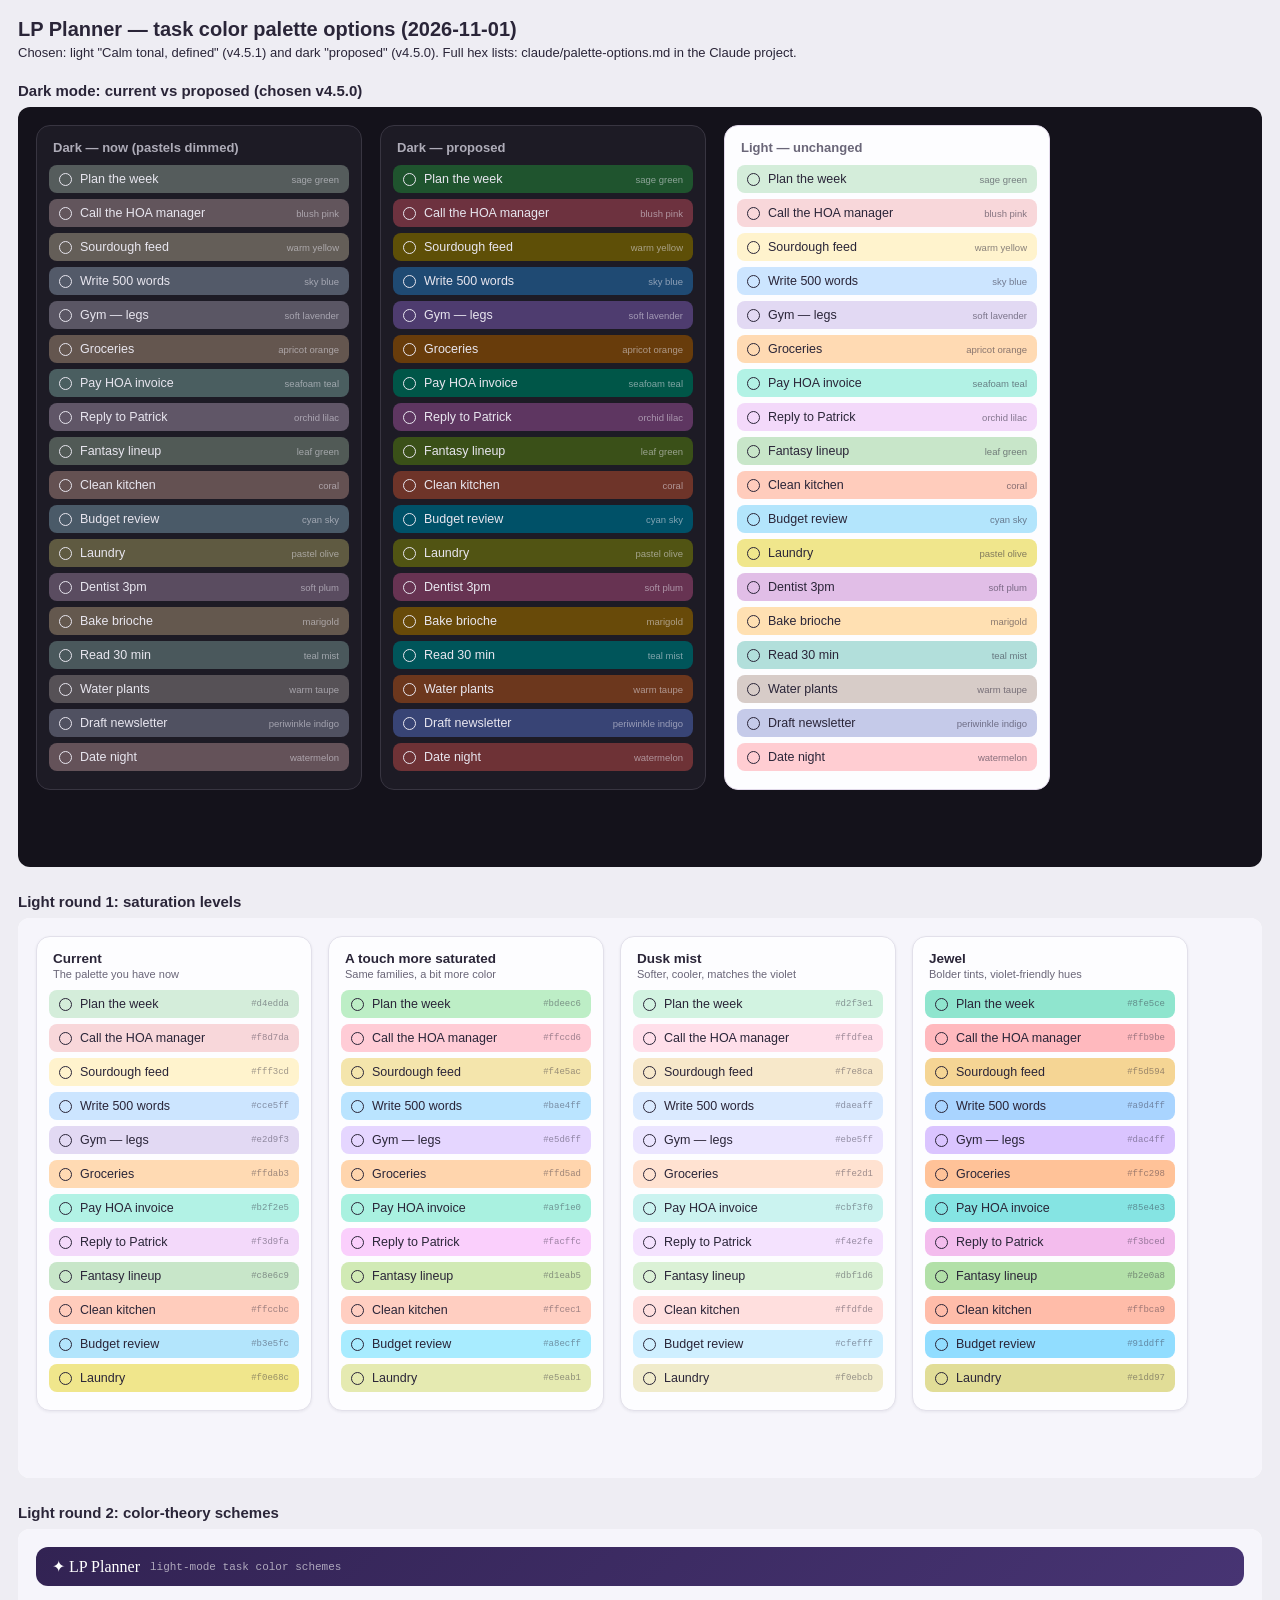
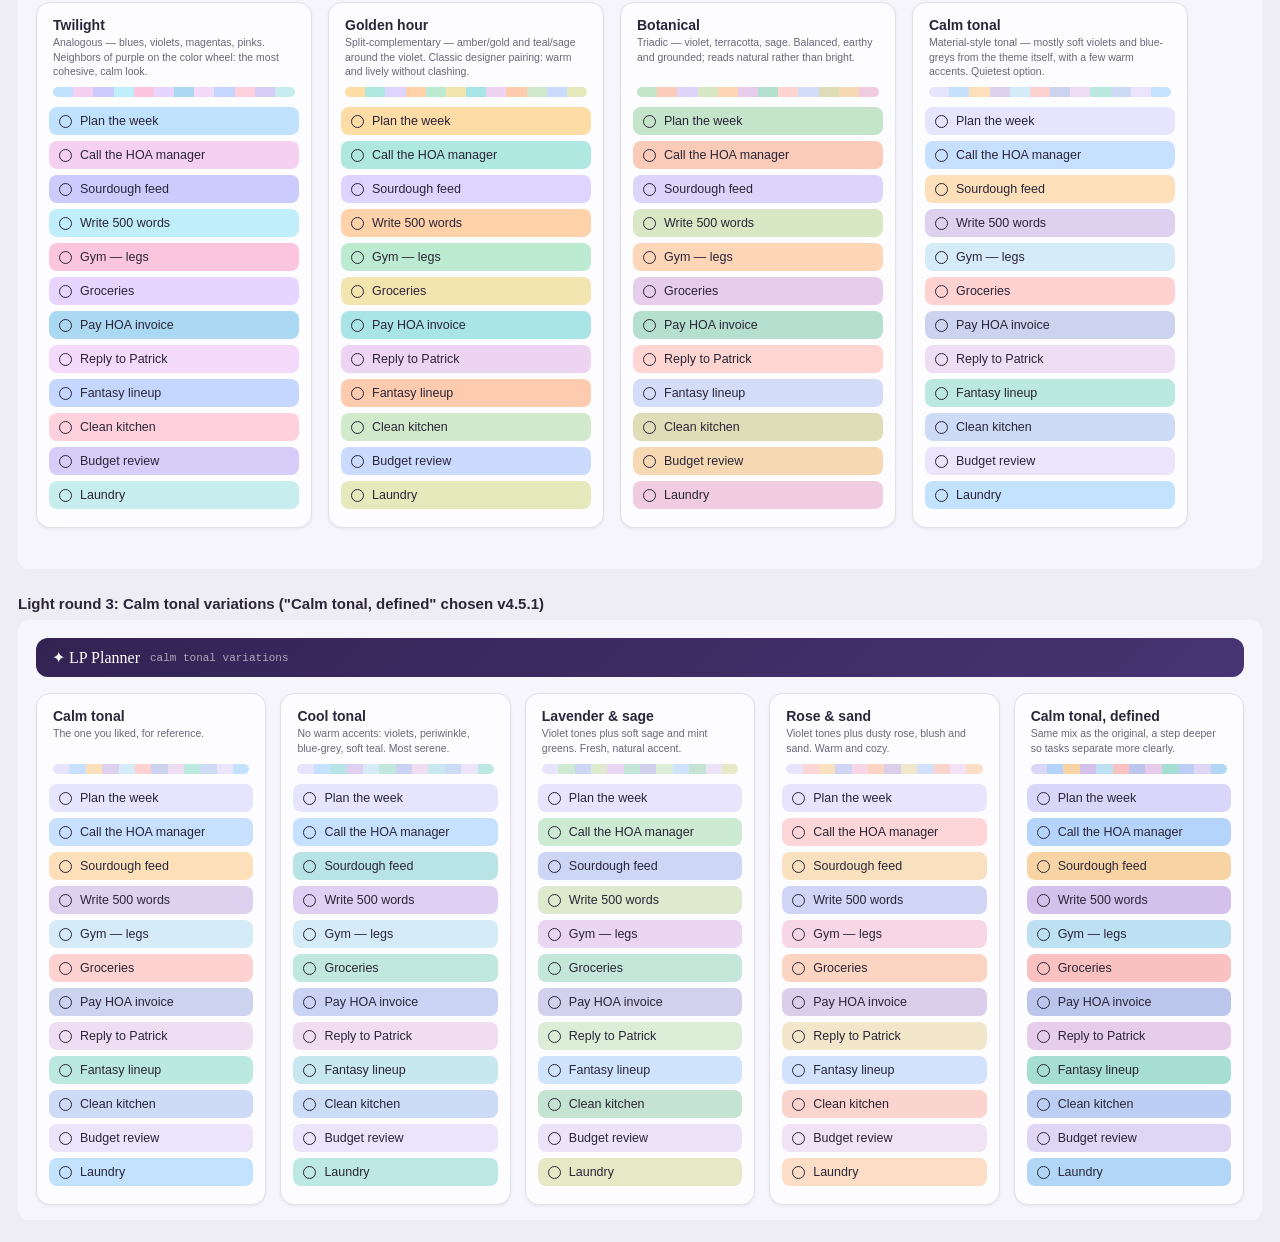
<file: design/palette-options.html>
<!doctype html><html><head><meta charset="utf-8"><meta name="viewport" content="width=device-width,initial-scale=1"><title>LP Planner palette options</title><style>body{margin:0;padding:18px;font-family:Arial,sans-serif;background:#eeedf3;color:#2a2538}h1{font-size:20px;margin:0 0 4px}h2{font-size:15px;margin:22px 0 8px}</style></head><body><h1>LP Planner — task color palette options (2026-11-01)</h1><p style="font-size:13px;margin:0">Chosen: light "Calm tonal, defined" (v4.5.1) and dark "proposed" (v4.5.0). Full hex lists: claude/palette-options.md in the Claude project.</p><h2>Dark mode: current vs proposed (chosen v4.5.0)</h2><iframe style="width:100%;height:760px;border:0;border-radius:12px;background:#fff" srcdoc="&lt;html&gt;&lt;head&gt;&lt;style&gt;
body{margin:0;font-family:Arial,sans-serif;background:#14121b;display:flex;gap:18px;padding:18px}
.col{width:300px;background:#1d1b25;border-radius:14px;padding:12px;border:1px solid #383541}
.col.l{background:#fdfdff;border-color:#e2d9ea}
h3{margin:2px 4px 10px;font-size:13px;color:#aeacb8;font-weight:600} .l h3{color:#6a6678}
.t{display:flex;align-items:center;gap:8px;padding:7px 10px;border-radius:8px;margin-bottom:6px;font-size:12.5px}
.t em{margin-left:auto;font-style:normal;font-size:9.5px;opacity:.55}
.c{width:11px;height:11px;border:1.5px solid;border-radius:50%;flex-shrink:0}
&lt;/style&gt;&lt;/head&gt;&lt;body&gt;
&lt;div class=&quot;col&quot;&gt;&lt;h3&gt;Dark — now (pastels dimmed)&lt;/h3&gt;&lt;div class=&quot;t&quot; style=&quot;background:#555c5c;color:#e8e6ef&quot;&gt;&lt;span class=&quot;c&quot; style=&quot;border-color:#e8e6ef&quot;&gt;&lt;/span&gt;Plan the week&lt;em&gt;sage green&lt;/em&gt;&lt;/div&gt;&lt;div class=&quot;t&quot; style=&quot;background:#62555c;color:#e8e6ef&quot;&gt;&lt;span class=&quot;c&quot; style=&quot;border-color:#e8e6ef&quot;&gt;&lt;/span&gt;Call the HOA manager&lt;em&gt;blush pink&lt;/em&gt;&lt;/div&gt;&lt;div class=&quot;t&quot; style=&quot;background:#645e58;color:#e8e6ef&quot;&gt;&lt;span class=&quot;c&quot; style=&quot;border-color:#e8e6ef&quot;&gt;&lt;/span&gt;Sourdough feed&lt;em&gt;warm yellow&lt;/em&gt;&lt;/div&gt;&lt;div class=&quot;t&quot; style=&quot;background:#535a69;color:#e8e6ef&quot;&gt;&lt;span class=&quot;c&quot; style=&quot;border-color:#e8e6ef&quot;&gt;&lt;/span&gt;Write 500 words&lt;em&gt;sky blue&lt;/em&gt;&lt;/div&gt;&lt;div class=&quot;t&quot; style=&quot;background:#5a5664;color:#e8e6ef&quot;&gt;&lt;span class=&quot;c&quot; style=&quot;border-color:#e8e6ef&quot;&gt;&lt;/span&gt;Gym — legs&lt;em&gt;soft lavender&lt;/em&gt;&lt;/div&gt;&lt;div class=&quot;t&quot; style=&quot;background:#64564f;color:#e8e6ef&quot;&gt;&lt;span class=&quot;c&quot; style=&quot;border-color:#e8e6ef&quot;&gt;&lt;/span&gt;Groceries&lt;em&gt;apricot orange&lt;/em&gt;&lt;/div&gt;&lt;div class=&quot;t&quot; style=&quot;background:#4a5e60;color:#e8e6ef&quot;&gt;&lt;span class=&quot;c&quot; style=&quot;border-color:#e8e6ef&quot;&gt;&lt;/span&gt;Pay HOA invoice&lt;em&gt;seafoam teal&lt;/em&gt;&lt;/div&gt;&lt;div class=&quot;t&quot; style=&quot;background:#605667;color:#e8e6ef&quot;&gt;&lt;span class=&quot;c&quot; style=&quot;border-color:#e8e6ef&quot;&gt;&lt;/span&gt;Reply to Patrick&lt;em&gt;orchid lilac&lt;/em&gt;&lt;/div&gt;&lt;div class=&quot;t&quot; style=&quot;background:#515a56;color:#e8e6ef&quot;&gt;&lt;span class=&quot;c&quot; style=&quot;border-color:#e8e6ef&quot;&gt;&lt;/span&gt;Fantasy lineup&lt;em&gt;leaf green&lt;/em&gt;&lt;/div&gt;&lt;div class=&quot;t&quot; style=&quot;background:#645152;color:#e8e6ef&quot;&gt;&lt;span class=&quot;c&quot; style=&quot;border-color:#e8e6ef&quot;&gt;&lt;/span&gt;Clean kitchen&lt;em&gt;coral&lt;/em&gt;&lt;/div&gt;&lt;div class=&quot;t&quot; style=&quot;background:#4a5a68;color:#e8e6ef&quot;&gt;&lt;span class=&quot;c&quot; style=&quot;border-color:#e8e6ef&quot;&gt;&lt;/span&gt;Budget review&lt;em&gt;cyan sky&lt;/em&gt;&lt;/div&gt;&lt;div class=&quot;t&quot; style=&quot;background:#5f5a41;color:#e8e6ef&quot;&gt;&lt;span class=&quot;c&quot; style=&quot;border-color:#e8e6ef&quot;&gt;&lt;/span&gt;Laundry&lt;em&gt;pastel olive&lt;/em&gt;&lt;/div&gt;&lt;div class=&quot;t&quot; style=&quot;background:#5a4c60;color:#e8e6ef&quot;&gt;&lt;span class=&quot;c&quot; style=&quot;border-color:#e8e6ef&quot;&gt;&lt;/span&gt;Dentist 3pm&lt;em&gt;soft plum&lt;/em&gt;&lt;/div&gt;&lt;div class=&quot;t&quot; style=&quot;background:#64584e;color:#e8e6ef&quot;&gt;&lt;span class=&quot;c&quot; style=&quot;border-color:#e8e6ef&quot;&gt;&lt;/span&gt;Bake brioche&lt;em&gt;marigold&lt;/em&gt;&lt;/div&gt;&lt;div class=&quot;t&quot; style=&quot;background:#4a585c;color:#e8e6ef&quot;&gt;&lt;span class=&quot;c&quot; style=&quot;border-color:#e8e6ef&quot;&gt;&lt;/span&gt;Read 30 min&lt;em&gt;teal mist&lt;/em&gt;&lt;/div&gt;&lt;div class=&quot;t&quot; style=&quot;background:#565156;color:#e8e6ef&quot;&gt;&lt;span class=&quot;c&quot; style=&quot;border-color:#e8e6ef&quot;&gt;&lt;/span&gt;Water plants&lt;em&gt;warm taupe&lt;/em&gt;&lt;/div&gt;&lt;div class=&quot;t&quot; style=&quot;background:#505161;color:#e8e6ef&quot;&gt;&lt;span class=&quot;c&quot; style=&quot;border-color:#e8e6ef&quot;&gt;&lt;/span&gt;Draft newsletter&lt;em&gt;periwinkle indigo&lt;/em&gt;&lt;/div&gt;&lt;div class=&quot;t&quot; style=&quot;background:#645259;color:#e8e6ef&quot;&gt;&lt;span class=&quot;c&quot; style=&quot;border-color:#e8e6ef&quot;&gt;&lt;/span&gt;Date night&lt;em&gt;watermelon&lt;/em&gt;&lt;/div&gt;&lt;/div&gt;
&lt;div class=&quot;col&quot;&gt;&lt;h3&gt;Dark — proposed&lt;/h3&gt;&lt;div class=&quot;t&quot; style=&quot;background:#1f542e;color:#e8e6ef&quot;&gt;&lt;span class=&quot;c&quot; style=&quot;border-color:#e8e6ef&quot;&gt;&lt;/span&gt;Plan the week&lt;em&gt;sage green&lt;/em&gt;&lt;/div&gt;&lt;div class=&quot;t&quot; style=&quot;background:#6d323f;color:#e8e6ef&quot;&gt;&lt;span class=&quot;c&quot; style=&quot;border-color:#e8e6ef&quot;&gt;&lt;/span&gt;Call the HOA manager&lt;em&gt;blush pink&lt;/em&gt;&lt;/div&gt;&lt;div class=&quot;t&quot; style=&quot;background:#5e4f07;color:#e8e6ef&quot;&gt;&lt;span class=&quot;c&quot; style=&quot;border-color:#e8e6ef&quot;&gt;&lt;/span&gt;Sourdough feed&lt;em&gt;warm yellow&lt;/em&gt;&lt;/div&gt;&lt;div class=&quot;t&quot; style=&quot;background:#1f4a73;color:#e8e6ef&quot;&gt;&lt;span class=&quot;c&quot; style=&quot;border-color:#e8e6ef&quot;&gt;&lt;/span&gt;Write 500 words&lt;em&gt;sky blue&lt;/em&gt;&lt;/div&gt;&lt;div class=&quot;t&quot; style=&quot;background:#4e3c6f;color:#e8e6ef&quot;&gt;&lt;span class=&quot;c&quot; style=&quot;border-color:#e8e6ef&quot;&gt;&lt;/span&gt;Gym — legs&lt;em&gt;soft lavender&lt;/em&gt;&lt;/div&gt;&lt;div class=&quot;t&quot; style=&quot;background:#683c0b;color:#e8e6ef&quot;&gt;&lt;span class=&quot;c&quot; style=&quot;border-color:#e8e6ef&quot;&gt;&lt;/span&gt;Groceries&lt;em&gt;apricot orange&lt;/em&gt;&lt;/div&gt;&lt;div class=&quot;t&quot; style=&quot;background:#005648;color:#e8e6ef&quot;&gt;&lt;span class=&quot;c&quot; style=&quot;border-color:#e8e6ef&quot;&gt;&lt;/span&gt;Pay HOA invoice&lt;em&gt;seafoam teal&lt;/em&gt;&lt;/div&gt;&lt;div class=&quot;t&quot; style=&quot;background:#5e3661;color:#e8e6ef&quot;&gt;&lt;span class=&quot;c&quot; style=&quot;border-color:#e8e6ef&quot;&gt;&lt;/span&gt;Reply to Patrick&lt;em&gt;orchid lilac&lt;/em&gt;&lt;/div&gt;&lt;div class=&quot;t&quot; style=&quot;background:#3a5018;color:#e8e6ef&quot;&gt;&lt;span class=&quot;c&quot; style=&quot;border-color:#e8e6ef&quot;&gt;&lt;/span&gt;Fantasy lineup&lt;em&gt;leaf green&lt;/em&gt;&lt;/div&gt;&lt;div class=&quot;t&quot; style=&quot;background:#6e3429;color:#e8e6ef&quot;&gt;&lt;span class=&quot;c&quot; style=&quot;border-color:#e8e6ef&quot;&gt;&lt;/span&gt;Clean kitchen&lt;em&gt;coral&lt;/em&gt;&lt;/div&gt;&lt;div class=&quot;t&quot; style=&quot;background:#005168;color:#e8e6ef&quot;&gt;&lt;span class=&quot;c&quot; style=&quot;border-color:#e8e6ef&quot;&gt;&lt;/span&gt;Budget review&lt;em&gt;cyan sky&lt;/em&gt;&lt;/div&gt;&lt;div class=&quot;t&quot; style=&quot;background:#515413;color:#e8e6ef&quot;&gt;&lt;span class=&quot;c&quot; style=&quot;border-color:#e8e6ef&quot;&gt;&lt;/span&gt;Laundry&lt;em&gt;pastel olive&lt;/em&gt;&lt;/div&gt;&lt;div class=&quot;t&quot; style=&quot;background:#673352;color:#e8e6ef&quot;&gt;&lt;span class=&quot;c&quot; style=&quot;border-color:#e8e6ef&quot;&gt;&lt;/span&gt;Dentist 3pm&lt;em&gt;soft plum&lt;/em&gt;&lt;/div&gt;&lt;div class=&quot;t&quot; style=&quot;background:#684a09;color:#e8e6ef&quot;&gt;&lt;span class=&quot;c&quot; style=&quot;border-color:#e8e6ef&quot;&gt;&lt;/span&gt;Bake brioche&lt;em&gt;marigold&lt;/em&gt;&lt;/div&gt;&lt;div class=&quot;t&quot; style=&quot;background:#00555a;color:#e8e6ef&quot;&gt;&lt;span class=&quot;c&quot; style=&quot;border-color:#e8e6ef&quot;&gt;&lt;/span&gt;Read 30 min&lt;em&gt;teal mist&lt;/em&gt;&lt;/div&gt;&lt;div class=&quot;t&quot; style=&quot;background:#6c371d;color:#e8e6ef&quot;&gt;&lt;span class=&quot;c&quot; style=&quot;border-color:#e8e6ef&quot;&gt;&lt;/span&gt;Water plants&lt;em&gt;warm taupe&lt;/em&gt;&lt;/div&gt;&lt;div class=&quot;t&quot; style=&quot;background:#384475;color:#e8e6ef&quot;&gt;&lt;span class=&quot;c&quot; style=&quot;border-color:#e8e6ef&quot;&gt;&lt;/span&gt;Draft newsletter&lt;em&gt;periwinkle indigo&lt;/em&gt;&lt;/div&gt;&lt;div class=&quot;t&quot; style=&quot;background:#6e3236;color:#e8e6ef&quot;&gt;&lt;span class=&quot;c&quot; style=&quot;border-color:#e8e6ef&quot;&gt;&lt;/span&gt;Date night&lt;em&gt;watermelon&lt;/em&gt;&lt;/div&gt;&lt;/div&gt;
&lt;div class=&quot;col l&quot;&gt;&lt;h3&gt;Light — unchanged&lt;/h3&gt;&lt;div class=&quot;t&quot; style=&quot;background:#d4edda;color:#2a2538&quot;&gt;&lt;span class=&quot;c&quot; style=&quot;border-color:#2a2538&quot;&gt;&lt;/span&gt;Plan the week&lt;em&gt;sage green&lt;/em&gt;&lt;/div&gt;&lt;div class=&quot;t&quot; style=&quot;background:#f8d7da;color:#2a2538&quot;&gt;&lt;span class=&quot;c&quot; style=&quot;border-color:#2a2538&quot;&gt;&lt;/span&gt;Call the HOA manager&lt;em&gt;blush pink&lt;/em&gt;&lt;/div&gt;&lt;div class=&quot;t&quot; style=&quot;background:#fff3cd;color:#2a2538&quot;&gt;&lt;span class=&quot;c&quot; style=&quot;border-color:#2a2538&quot;&gt;&lt;/span&gt;Sourdough feed&lt;em&gt;warm yellow&lt;/em&gt;&lt;/div&gt;&lt;div class=&quot;t&quot; style=&quot;background:#cce5ff;color:#2a2538&quot;&gt;&lt;span class=&quot;c&quot; style=&quot;border-color:#2a2538&quot;&gt;&lt;/span&gt;Write 500 words&lt;em&gt;sky blue&lt;/em&gt;&lt;/div&gt;&lt;div class=&quot;t&quot; style=&quot;background:#e2d9f3;color:#2a2538&quot;&gt;&lt;span class=&quot;c&quot; style=&quot;border-color:#2a2538&quot;&gt;&lt;/span&gt;Gym — legs&lt;em&gt;soft lavender&lt;/em&gt;&lt;/div&gt;&lt;div class=&quot;t&quot; style=&quot;background:#ffdab3;color:#2a2538&quot;&gt;&lt;span class=&quot;c&quot; style=&quot;border-color:#2a2538&quot;&gt;&lt;/span&gt;Groceries&lt;em&gt;apricot orange&lt;/em&gt;&lt;/div&gt;&lt;div class=&quot;t&quot; style=&quot;background:#b2f2e5;color:#2a2538&quot;&gt;&lt;span class=&quot;c&quot; style=&quot;border-color:#2a2538&quot;&gt;&lt;/span&gt;Pay HOA invoice&lt;em&gt;seafoam teal&lt;/em&gt;&lt;/div&gt;&lt;div class=&quot;t&quot; style=&quot;background:#f3d9fa;color:#2a2538&quot;&gt;&lt;span class=&quot;c&quot; style=&quot;border-color:#2a2538&quot;&gt;&lt;/span&gt;Reply to Patrick&lt;em&gt;orchid lilac&lt;/em&gt;&lt;/div&gt;&lt;div class=&quot;t&quot; style=&quot;background:#c8e6c9;color:#2a2538&quot;&gt;&lt;span class=&quot;c&quot; style=&quot;border-color:#2a2538&quot;&gt;&lt;/span&gt;Fantasy lineup&lt;em&gt;leaf green&lt;/em&gt;&lt;/div&gt;&lt;div class=&quot;t&quot; style=&quot;background:#ffccbc;color:#2a2538&quot;&gt;&lt;span class=&quot;c&quot; style=&quot;border-color:#2a2538&quot;&gt;&lt;/span&gt;Clean kitchen&lt;em&gt;coral&lt;/em&gt;&lt;/div&gt;&lt;div class=&quot;t&quot; style=&quot;background:#b3e5fc;color:#2a2538&quot;&gt;&lt;span class=&quot;c&quot; style=&quot;border-color:#2a2538&quot;&gt;&lt;/span&gt;Budget review&lt;em&gt;cyan sky&lt;/em&gt;&lt;/div&gt;&lt;div class=&quot;t&quot; style=&quot;background:#f0e68c;color:#2a2538&quot;&gt;&lt;span class=&quot;c&quot; style=&quot;border-color:#2a2538&quot;&gt;&lt;/span&gt;Laundry&lt;em&gt;pastel olive&lt;/em&gt;&lt;/div&gt;&lt;div class=&quot;t&quot; style=&quot;background:#e1bee7;color:#2a2538&quot;&gt;&lt;span class=&quot;c&quot; style=&quot;border-color:#2a2538&quot;&gt;&lt;/span&gt;Dentist 3pm&lt;em&gt;soft plum&lt;/em&gt;&lt;/div&gt;&lt;div class=&quot;t&quot; style=&quot;background:#ffe0b2;color:#2a2538&quot;&gt;&lt;span class=&quot;c&quot; style=&quot;border-color:#2a2538&quot;&gt;&lt;/span&gt;Bake brioche&lt;em&gt;marigold&lt;/em&gt;&lt;/div&gt;&lt;div class=&quot;t&quot; style=&quot;background:#b2dfdb;color:#2a2538&quot;&gt;&lt;span class=&quot;c&quot; style=&quot;border-color:#2a2538&quot;&gt;&lt;/span&gt;Read 30 min&lt;em&gt;teal mist&lt;/em&gt;&lt;/div&gt;&lt;div class=&quot;t&quot; style=&quot;background:#d7ccc8;color:#2a2538&quot;&gt;&lt;span class=&quot;c&quot; style=&quot;border-color:#2a2538&quot;&gt;&lt;/span&gt;Water plants&lt;em&gt;warm taupe&lt;/em&gt;&lt;/div&gt;&lt;div class=&quot;t&quot; style=&quot;background:#c5cae9;color:#2a2538&quot;&gt;&lt;span class=&quot;c&quot; style=&quot;border-color:#2a2538&quot;&gt;&lt;/span&gt;Draft newsletter&lt;em&gt;periwinkle indigo&lt;/em&gt;&lt;/div&gt;&lt;div class=&quot;t&quot; style=&quot;background:#ffcdd2;color:#2a2538&quot;&gt;&lt;span class=&quot;c&quot; style=&quot;border-color:#2a2538&quot;&gt;&lt;/span&gt;Date night&lt;em&gt;watermelon&lt;/em&gt;&lt;/div&gt;&lt;/div&gt;
&lt;/body&gt;&lt;/html&gt;"></iframe><h2>Light round 1: saturation levels</h2><iframe style="width:100%;height:560px;border:0;border-radius:12px;background:#fff" srcdoc="&lt;html&gt;&lt;head&gt;&lt;style&gt;
body{margin:0;font-family:Arial,sans-serif;background:#f6f5fb;display:flex;gap:16px;padding:18px}
.col{width:250px;background:#fdfdff;border-radius:14px;padding:12px;border:1px solid #e2e0ea;box-shadow:0 1px 3px rgba(35,30,51,.07)}
h3{margin:2px 4px 2px;font-size:13.5px;color:#2a2538} p{margin:0 4px 10px;font-size:11px;color:#6a6678}
.t{display:flex;align-items:center;gap:8px;padding:7px 10px;border-radius:8px;margin-bottom:6px;font-size:12.5px;color:#2a2538}
.t em{margin-left:auto;font-style:normal;font-size:9px;opacity:.45;font-family:monospace}
.c{width:11px;height:11px;border:1.5px solid #2a2538;border-radius:50%;flex-shrink:0}
&lt;/style&gt;&lt;/head&gt;&lt;body&gt;&lt;div class=&quot;col&quot;&gt;&lt;h3&gt;Current&lt;/h3&gt;&lt;p&gt;The palette you have now&lt;/p&gt;&lt;div class=&quot;t&quot; style=&quot;background:#d4edda&quot;&gt;&lt;span class=&quot;c&quot;&gt;&lt;/span&gt;Plan the week&lt;em&gt;#d4edda&lt;/em&gt;&lt;/div&gt;&lt;div class=&quot;t&quot; style=&quot;background:#f8d7da&quot;&gt;&lt;span class=&quot;c&quot;&gt;&lt;/span&gt;Call the HOA manager&lt;em&gt;#f8d7da&lt;/em&gt;&lt;/div&gt;&lt;div class=&quot;t&quot; style=&quot;background:#fff3cd&quot;&gt;&lt;span class=&quot;c&quot;&gt;&lt;/span&gt;Sourdough feed&lt;em&gt;#fff3cd&lt;/em&gt;&lt;/div&gt;&lt;div class=&quot;t&quot; style=&quot;background:#cce5ff&quot;&gt;&lt;span class=&quot;c&quot;&gt;&lt;/span&gt;Write 500 words&lt;em&gt;#cce5ff&lt;/em&gt;&lt;/div&gt;&lt;div class=&quot;t&quot; style=&quot;background:#e2d9f3&quot;&gt;&lt;span class=&quot;c&quot;&gt;&lt;/span&gt;Gym — legs&lt;em&gt;#e2d9f3&lt;/em&gt;&lt;/div&gt;&lt;div class=&quot;t&quot; style=&quot;background:#ffdab3&quot;&gt;&lt;span class=&quot;c&quot;&gt;&lt;/span&gt;Groceries&lt;em&gt;#ffdab3&lt;/em&gt;&lt;/div&gt;&lt;div class=&quot;t&quot; style=&quot;background:#b2f2e5&quot;&gt;&lt;span class=&quot;c&quot;&gt;&lt;/span&gt;Pay HOA invoice&lt;em&gt;#b2f2e5&lt;/em&gt;&lt;/div&gt;&lt;div class=&quot;t&quot; style=&quot;background:#f3d9fa&quot;&gt;&lt;span class=&quot;c&quot;&gt;&lt;/span&gt;Reply to Patrick&lt;em&gt;#f3d9fa&lt;/em&gt;&lt;/div&gt;&lt;div class=&quot;t&quot; style=&quot;background:#c8e6c9&quot;&gt;&lt;span class=&quot;c&quot;&gt;&lt;/span&gt;Fantasy lineup&lt;em&gt;#c8e6c9&lt;/em&gt;&lt;/div&gt;&lt;div class=&quot;t&quot; style=&quot;background:#ffccbc&quot;&gt;&lt;span class=&quot;c&quot;&gt;&lt;/span&gt;Clean kitchen&lt;em&gt;#ffccbc&lt;/em&gt;&lt;/div&gt;&lt;div class=&quot;t&quot; style=&quot;background:#b3e5fc&quot;&gt;&lt;span class=&quot;c&quot;&gt;&lt;/span&gt;Budget review&lt;em&gt;#b3e5fc&lt;/em&gt;&lt;/div&gt;&lt;div class=&quot;t&quot; style=&quot;background:#f0e68c&quot;&gt;&lt;span class=&quot;c&quot;&gt;&lt;/span&gt;Laundry&lt;em&gt;#f0e68c&lt;/em&gt;&lt;/div&gt;&lt;/div&gt;&lt;div class=&quot;col&quot;&gt;&lt;h3&gt;A touch more saturated&lt;/h3&gt;&lt;p&gt;Same families, a bit more color&lt;/p&gt;&lt;div class=&quot;t&quot; style=&quot;background:#bdeec6&quot;&gt;&lt;span class=&quot;c&quot;&gt;&lt;/span&gt;Plan the week&lt;em&gt;#bdeec6&lt;/em&gt;&lt;/div&gt;&lt;div class=&quot;t&quot; style=&quot;background:#ffccd6&quot;&gt;&lt;span class=&quot;c&quot;&gt;&lt;/span&gt;Call the HOA manager&lt;em&gt;#ffccd6&lt;/em&gt;&lt;/div&gt;&lt;div class=&quot;t&quot; style=&quot;background:#f4e5ac&quot;&gt;&lt;span class=&quot;c&quot;&gt;&lt;/span&gt;Sourdough feed&lt;em&gt;#f4e5ac&lt;/em&gt;&lt;/div&gt;&lt;div class=&quot;t&quot; style=&quot;background:#bae4ff&quot;&gt;&lt;span class=&quot;c&quot;&gt;&lt;/span&gt;Write 500 words&lt;em&gt;#bae4ff&lt;/em&gt;&lt;/div&gt;&lt;div class=&quot;t&quot; style=&quot;background:#e5d6ff&quot;&gt;&lt;span class=&quot;c&quot;&gt;&lt;/span&gt;Gym — legs&lt;em&gt;#e5d6ff&lt;/em&gt;&lt;/div&gt;&lt;div class=&quot;t&quot; style=&quot;background:#ffd5ad&quot;&gt;&lt;span class=&quot;c&quot;&gt;&lt;/span&gt;Groceries&lt;em&gt;#ffd5ad&lt;/em&gt;&lt;/div&gt;&lt;div class=&quot;t&quot; style=&quot;background:#a9f1e0&quot;&gt;&lt;span class=&quot;c&quot;&gt;&lt;/span&gt;Pay HOA invoice&lt;em&gt;#a9f1e0&lt;/em&gt;&lt;/div&gt;&lt;div class=&quot;t&quot; style=&quot;background:#facffc&quot;&gt;&lt;span class=&quot;c&quot;&gt;&lt;/span&gt;Reply to Patrick&lt;em&gt;#facffc&lt;/em&gt;&lt;/div&gt;&lt;div class=&quot;t&quot; style=&quot;background:#d1eab5&quot;&gt;&lt;span class=&quot;c&quot;&gt;&lt;/span&gt;Fantasy lineup&lt;em&gt;#d1eab5&lt;/em&gt;&lt;/div&gt;&lt;div class=&quot;t&quot; style=&quot;background:#ffcec1&quot;&gt;&lt;span class=&quot;c&quot;&gt;&lt;/span&gt;Clean kitchen&lt;em&gt;#ffcec1&lt;/em&gt;&lt;/div&gt;&lt;div class=&quot;t&quot; style=&quot;background:#a8ecff&quot;&gt;&lt;span class=&quot;c&quot;&gt;&lt;/span&gt;Budget review&lt;em&gt;#a8ecff&lt;/em&gt;&lt;/div&gt;&lt;div class=&quot;t&quot; style=&quot;background:#e5eab1&quot;&gt;&lt;span class=&quot;c&quot;&gt;&lt;/span&gt;Laundry&lt;em&gt;#e5eab1&lt;/em&gt;&lt;/div&gt;&lt;/div&gt;&lt;div class=&quot;col&quot;&gt;&lt;h3&gt;Dusk mist&lt;/h3&gt;&lt;p&gt;Softer, cooler, matches the violet&lt;/p&gt;&lt;div class=&quot;t&quot; style=&quot;background:#d2f3e1&quot;&gt;&lt;span class=&quot;c&quot;&gt;&lt;/span&gt;Plan the week&lt;em&gt;#d2f3e1&lt;/em&gt;&lt;/div&gt;&lt;div class=&quot;t&quot; style=&quot;background:#ffdfea&quot;&gt;&lt;span class=&quot;c&quot;&gt;&lt;/span&gt;Call the HOA manager&lt;em&gt;#ffdfea&lt;/em&gt;&lt;/div&gt;&lt;div class=&quot;t&quot; style=&quot;background:#f7e8ca&quot;&gt;&lt;span class=&quot;c&quot;&gt;&lt;/span&gt;Sourdough feed&lt;em&gt;#f7e8ca&lt;/em&gt;&lt;/div&gt;&lt;div class=&quot;t&quot; style=&quot;background:#daeaff&quot;&gt;&lt;span class=&quot;c&quot;&gt;&lt;/span&gt;Write 500 words&lt;em&gt;#daeaff&lt;/em&gt;&lt;/div&gt;&lt;div class=&quot;t&quot; style=&quot;background:#ebe5ff&quot;&gt;&lt;span class=&quot;c&quot;&gt;&lt;/span&gt;Gym — legs&lt;em&gt;#ebe5ff&lt;/em&gt;&lt;/div&gt;&lt;div class=&quot;t&quot; style=&quot;background:#ffe2d1&quot;&gt;&lt;span class=&quot;c&quot;&gt;&lt;/span&gt;Groceries&lt;em&gt;#ffe2d1&lt;/em&gt;&lt;/div&gt;&lt;div class=&quot;t&quot; style=&quot;background:#cbf3f0&quot;&gt;&lt;span class=&quot;c&quot;&gt;&lt;/span&gt;Pay HOA invoice&lt;em&gt;#cbf3f0&lt;/em&gt;&lt;/div&gt;&lt;div class=&quot;t&quot; style=&quot;background:#f4e2fe&quot;&gt;&lt;span class=&quot;c&quot;&gt;&lt;/span&gt;Reply to Patrick&lt;em&gt;#f4e2fe&lt;/em&gt;&lt;/div&gt;&lt;div class=&quot;t&quot; style=&quot;background:#dbf1d6&quot;&gt;&lt;span class=&quot;c&quot;&gt;&lt;/span&gt;Fantasy lineup&lt;em&gt;#dbf1d6&lt;/em&gt;&lt;/div&gt;&lt;div class=&quot;t&quot; style=&quot;background:#ffdfde&quot;&gt;&lt;span class=&quot;c&quot;&gt;&lt;/span&gt;Clean kitchen&lt;em&gt;#ffdfde&lt;/em&gt;&lt;/div&gt;&lt;div class=&quot;t&quot; style=&quot;background:#cfefff&quot;&gt;&lt;span class=&quot;c&quot;&gt;&lt;/span&gt;Budget review&lt;em&gt;#cfefff&lt;/em&gt;&lt;/div&gt;&lt;div class=&quot;t&quot; style=&quot;background:#f0ebcb&quot;&gt;&lt;span class=&quot;c&quot;&gt;&lt;/span&gt;Laundry&lt;em&gt;#f0ebcb&lt;/em&gt;&lt;/div&gt;&lt;/div&gt;&lt;div class=&quot;col&quot;&gt;&lt;h3&gt;Jewel&lt;/h3&gt;&lt;p&gt;Bolder tints, violet-friendly hues&lt;/p&gt;&lt;div class=&quot;t&quot; style=&quot;background:#8fe5ce&quot;&gt;&lt;span class=&quot;c&quot;&gt;&lt;/span&gt;Plan the week&lt;em&gt;#8fe5ce&lt;/em&gt;&lt;/div&gt;&lt;div class=&quot;t&quot; style=&quot;background:#ffb9be&quot;&gt;&lt;span class=&quot;c&quot;&gt;&lt;/span&gt;Call the HOA manager&lt;em&gt;#ffb9be&lt;/em&gt;&lt;/div&gt;&lt;div class=&quot;t&quot; style=&quot;background:#f5d594&quot;&gt;&lt;span class=&quot;c&quot;&gt;&lt;/span&gt;Sourdough feed&lt;em&gt;#f5d594&lt;/em&gt;&lt;/div&gt;&lt;div class=&quot;t&quot; style=&quot;background:#a9d4ff&quot;&gt;&lt;span class=&quot;c&quot;&gt;&lt;/span&gt;Write 500 words&lt;em&gt;#a9d4ff&lt;/em&gt;&lt;/div&gt;&lt;div class=&quot;t&quot; style=&quot;background:#dac4ff&quot;&gt;&lt;span class=&quot;c&quot;&gt;&lt;/span&gt;Gym — legs&lt;em&gt;#dac4ff&lt;/em&gt;&lt;/div&gt;&lt;div class=&quot;t&quot; style=&quot;background:#ffc298&quot;&gt;&lt;span class=&quot;c&quot;&gt;&lt;/span&gt;Groceries&lt;em&gt;#ffc298&lt;/em&gt;&lt;/div&gt;&lt;div class=&quot;t&quot; style=&quot;background:#85e4e3&quot;&gt;&lt;span class=&quot;c&quot;&gt;&lt;/span&gt;Pay HOA invoice&lt;em&gt;#85e4e3&lt;/em&gt;&lt;/div&gt;&lt;div class=&quot;t&quot; style=&quot;background:#f3bced&quot;&gt;&lt;span class=&quot;c&quot;&gt;&lt;/span&gt;Reply to Patrick&lt;em&gt;#f3bced&lt;/em&gt;&lt;/div&gt;&lt;div class=&quot;t&quot; style=&quot;background:#b2e0a8&quot;&gt;&lt;span class=&quot;c&quot;&gt;&lt;/span&gt;Fantasy lineup&lt;em&gt;#b2e0a8&lt;/em&gt;&lt;/div&gt;&lt;div class=&quot;t&quot; style=&quot;background:#ffbca9&quot;&gt;&lt;span class=&quot;c&quot;&gt;&lt;/span&gt;Clean kitchen&lt;em&gt;#ffbca9&lt;/em&gt;&lt;/div&gt;&lt;div class=&quot;t&quot; style=&quot;background:#91ddff&quot;&gt;&lt;span class=&quot;c&quot;&gt;&lt;/span&gt;Budget review&lt;em&gt;#91ddff&lt;/em&gt;&lt;/div&gt;&lt;div class=&quot;t&quot; style=&quot;background:#e1dd97&quot;&gt;&lt;span class=&quot;c&quot;&gt;&lt;/span&gt;Laundry&lt;em&gt;#e1dd97&lt;/em&gt;&lt;/div&gt;&lt;/div&gt;&lt;/body&gt;&lt;/html&gt;"></iframe><h2>Light round 2: color-theory schemes</h2><iframe style="width:100%;height:640px;border:0;border-radius:12px;background:#fff" srcdoc="&lt;html&gt;&lt;head&gt;&lt;style&gt;
body{margin:0;font-family:Arial,sans-serif;background:#f6f5fb;padding:18px}
.top{display:flex;align-items:center;gap:10px;background:linear-gradient(135deg,#322353,#473473);color:#fff;border-radius:12px;padding:10px 16px;margin-bottom:16px;font-family:Georgia,serif;font-size:16px}
.row{display:flex;gap:16px}
.col{width:250px;background:#fdfdff;border-radius:14px;padding:12px;border:1px solid #e2e0ea;box-shadow:0 1px 3px rgba(35,30,51,.07)}
h3{margin:2px 4px 2px;font-size:14px;color:#2a2538} p{margin:2px 4px 8px;font-size:10.5px;color:#6a6678;line-height:1.4;min-height:44px}
.strip{display:flex;height:10px;border-radius:5px;overflow:hidden;margin:0 4px 10px} .strip span{flex:1}
.t{display:flex;align-items:center;gap:8px;padding:7px 10px;border-radius:8px;margin-bottom:6px;font-size:12.5px;color:#2a2538}
.c{width:11px;height:11px;border:1.5px solid #2a2538;border-radius:50%;flex-shrink:0}
&lt;/style&gt;&lt;/head&gt;&lt;body&gt;&lt;div class=&quot;top&quot;&gt;✦ LP Planner &lt;span style=&quot;font-size:11px;opacity:.6;font-family:monospace&quot;&gt;light-mode task color schemes&lt;/span&gt;&lt;/div&gt;&lt;div class=&quot;row&quot;&gt;&lt;div class=&quot;col&quot;&gt;&lt;h3&gt;Twilight&lt;/h3&gt;&lt;p&gt;Analogous — blues, violets, magentas, pinks. Neighbors of purple on the color wheel: the most cohesive, calm look.&lt;/p&gt;&lt;div class=&quot;strip&quot;&gt;&lt;span style=&quot;background:#c1e2ff&quot;&gt;&lt;/span&gt;&lt;span style=&quot;background:#f6d0f1&quot;&gt;&lt;/span&gt;&lt;span style=&quot;background:#cbcbfe&quot;&gt;&lt;/span&gt;&lt;span style=&quot;background:#c0eefa&quot;&gt;&lt;/span&gt;&lt;span style=&quot;background:#fcc5de&quot;&gt;&lt;/span&gt;&lt;span style=&quot;background:#e7d5ff&quot;&gt;&lt;/span&gt;&lt;span style=&quot;background:#abd8f3&quot;&gt;&lt;/span&gt;&lt;span style=&quot;background:#f4dafa&quot;&gt;&lt;/span&gt;&lt;span style=&quot;background:#c6d7ff&quot;&gt;&lt;/span&gt;&lt;span style=&quot;background:#ffd1dc&quot;&gt;&lt;/span&gt;&lt;span style=&quot;background:#d6cdf8&quot;&gt;&lt;/span&gt;&lt;span style=&quot;background:#c7edef&quot;&gt;&lt;/span&gt;&lt;/div&gt;&lt;div class=&quot;t&quot; style=&quot;background:#c1e2ff&quot;&gt;&lt;span class=&quot;c&quot;&gt;&lt;/span&gt;Plan the week&lt;/div&gt;&lt;div class=&quot;t&quot; style=&quot;background:#f6d0f1&quot;&gt;&lt;span class=&quot;c&quot;&gt;&lt;/span&gt;Call the HOA manager&lt;/div&gt;&lt;div class=&quot;t&quot; style=&quot;background:#cbcbfe&quot;&gt;&lt;span class=&quot;c&quot;&gt;&lt;/span&gt;Sourdough feed&lt;/div&gt;&lt;div class=&quot;t&quot; style=&quot;background:#c0eefa&quot;&gt;&lt;span class=&quot;c&quot;&gt;&lt;/span&gt;Write 500 words&lt;/div&gt;&lt;div class=&quot;t&quot; style=&quot;background:#fcc5de&quot;&gt;&lt;span class=&quot;c&quot;&gt;&lt;/span&gt;Gym — legs&lt;/div&gt;&lt;div class=&quot;t&quot; style=&quot;background:#e7d5ff&quot;&gt;&lt;span class=&quot;c&quot;&gt;&lt;/span&gt;Groceries&lt;/div&gt;&lt;div class=&quot;t&quot; style=&quot;background:#abd8f3&quot;&gt;&lt;span class=&quot;c&quot;&gt;&lt;/span&gt;Pay HOA invoice&lt;/div&gt;&lt;div class=&quot;t&quot; style=&quot;background:#f4dafa&quot;&gt;&lt;span class=&quot;c&quot;&gt;&lt;/span&gt;Reply to Patrick&lt;/div&gt;&lt;div class=&quot;t&quot; style=&quot;background:#c6d7ff&quot;&gt;&lt;span class=&quot;c&quot;&gt;&lt;/span&gt;Fantasy lineup&lt;/div&gt;&lt;div class=&quot;t&quot; style=&quot;background:#ffd1dc&quot;&gt;&lt;span class=&quot;c&quot;&gt;&lt;/span&gt;Clean kitchen&lt;/div&gt;&lt;div class=&quot;t&quot; style=&quot;background:#d6cdf8&quot;&gt;&lt;span class=&quot;c&quot;&gt;&lt;/span&gt;Budget review&lt;/div&gt;&lt;div class=&quot;t&quot; style=&quot;background:#c7edef&quot;&gt;&lt;span class=&quot;c&quot;&gt;&lt;/span&gt;Laundry&lt;/div&gt;&lt;/div&gt;&lt;div class=&quot;col&quot;&gt;&lt;h3&gt;Golden hour&lt;/h3&gt;&lt;p&gt;Split-complementary — amber/gold and teal/sage around the violet. Classic designer pairing: warm and lively without clashing.&lt;/p&gt;&lt;div class=&quot;strip&quot;&gt;&lt;span style=&quot;background:#fedca5&quot;&gt;&lt;/span&gt;&lt;span style=&quot;background:#aee8e0&quot;&gt;&lt;/span&gt;&lt;span style=&quot;background:#ddd4ff&quot;&gt;&lt;/span&gt;&lt;span style=&quot;background:#ffd2a9&quot;&gt;&lt;/span&gt;&lt;span style=&quot;background:#bcebd1&quot;&gt;&lt;/span&gt;&lt;span style=&quot;background:#f3e5b0&quot;&gt;&lt;/span&gt;&lt;span style=&quot;background:#a9e4e7&quot;&gt;&lt;/span&gt;&lt;span style=&quot;background:#edd4f3&quot;&gt;&lt;/span&gt;&lt;span style=&quot;background:#ffcbaf&quot;&gt;&lt;/span&gt;&lt;span style=&quot;background:#d0eacb&quot;&gt;&lt;/span&gt;&lt;span style=&quot;background:#cbdaff&quot;&gt;&lt;/span&gt;&lt;span style=&quot;background:#e6e9bb&quot;&gt;&lt;/span&gt;&lt;/div&gt;&lt;div class=&quot;t&quot; style=&quot;background:#fedca5&quot;&gt;&lt;span class=&quot;c&quot;&gt;&lt;/span&gt;Plan the week&lt;/div&gt;&lt;div class=&quot;t&quot; style=&quot;background:#aee8e0&quot;&gt;&lt;span class=&quot;c&quot;&gt;&lt;/span&gt;Call the HOA manager&lt;/div&gt;&lt;div class=&quot;t&quot; style=&quot;background:#ddd4ff&quot;&gt;&lt;span class=&quot;c&quot;&gt;&lt;/span&gt;Sourdough feed&lt;/div&gt;&lt;div class=&quot;t&quot; style=&quot;background:#ffd2a9&quot;&gt;&lt;span class=&quot;c&quot;&gt;&lt;/span&gt;Write 500 words&lt;/div&gt;&lt;div class=&quot;t&quot; style=&quot;background:#bcebd1&quot;&gt;&lt;span class=&quot;c&quot;&gt;&lt;/span&gt;Gym — legs&lt;/div&gt;&lt;div class=&quot;t&quot; style=&quot;background:#f3e5b0&quot;&gt;&lt;span class=&quot;c&quot;&gt;&lt;/span&gt;Groceries&lt;/div&gt;&lt;div class=&quot;t&quot; style=&quot;background:#a9e4e7&quot;&gt;&lt;span class=&quot;c&quot;&gt;&lt;/span&gt;Pay HOA invoice&lt;/div&gt;&lt;div class=&quot;t&quot; style=&quot;background:#edd4f3&quot;&gt;&lt;span class=&quot;c&quot;&gt;&lt;/span&gt;Reply to Patrick&lt;/div&gt;&lt;div class=&quot;t&quot; style=&quot;background:#ffcbaf&quot;&gt;&lt;span class=&quot;c&quot;&gt;&lt;/span&gt;Fantasy lineup&lt;/div&gt;&lt;div class=&quot;t&quot; style=&quot;background:#d0eacb&quot;&gt;&lt;span class=&quot;c&quot;&gt;&lt;/span&gt;Clean kitchen&lt;/div&gt;&lt;div class=&quot;t&quot; style=&quot;background:#cbdaff&quot;&gt;&lt;span class=&quot;c&quot;&gt;&lt;/span&gt;Budget review&lt;/div&gt;&lt;div class=&quot;t&quot; style=&quot;background:#e6e9bb&quot;&gt;&lt;span class=&quot;c&quot;&gt;&lt;/span&gt;Laundry&lt;/div&gt;&lt;/div&gt;&lt;div class=&quot;col&quot;&gt;&lt;h3&gt;Botanical&lt;/h3&gt;&lt;p&gt;Triadic — violet, terracotta, sage. Balanced, earthy and grounded; reads natural rather than bright.&lt;/p&gt;&lt;div class=&quot;strip&quot;&gt;&lt;span style=&quot;background:#c4e5ca&quot;&gt;&lt;/span&gt;&lt;span style=&quot;background:#fbcbba&quot;&gt;&lt;/span&gt;&lt;span style=&quot;background:#dcd5f9&quot;&gt;&lt;/span&gt;&lt;span style=&quot;background:#d9e8c4&quot;&gt;&lt;/span&gt;&lt;span style=&quot;background:#fdd5b7&quot;&gt;&lt;/span&gt;&lt;span style=&quot;background:#e7cdec&quot;&gt;&lt;/span&gt;&lt;span style=&quot;background:#b5dfcf&quot;&gt;&lt;/span&gt;&lt;span style=&quot;background:#ffd5d1&quot;&gt;&lt;/span&gt;&lt;span style=&quot;background:#d3ddf9&quot;&gt;&lt;/span&gt;&lt;span style=&quot;background:#dfddb7&quot;&gt;&lt;/span&gt;&lt;span style=&quot;background:#f6d9b2&quot;&gt;&lt;/span&gt;&lt;span style=&quot;background:#f1cbdf&quot;&gt;&lt;/span&gt;&lt;/div&gt;&lt;div class=&quot;t&quot; style=&quot;background:#c4e5ca&quot;&gt;&lt;span class=&quot;c&quot;&gt;&lt;/span&gt;Plan the week&lt;/div&gt;&lt;div class=&quot;t&quot; style=&quot;background:#fbcbba&quot;&gt;&lt;span class=&quot;c&quot;&gt;&lt;/span&gt;Call the HOA manager&lt;/div&gt;&lt;div class=&quot;t&quot; style=&quot;background:#dcd5f9&quot;&gt;&lt;span class=&quot;c&quot;&gt;&lt;/span&gt;Sourdough feed&lt;/div&gt;&lt;div class=&quot;t&quot; style=&quot;background:#d9e8c4&quot;&gt;&lt;span class=&quot;c&quot;&gt;&lt;/span&gt;Write 500 words&lt;/div&gt;&lt;div class=&quot;t&quot; style=&quot;background:#fdd5b7&quot;&gt;&lt;span class=&quot;c&quot;&gt;&lt;/span&gt;Gym — legs&lt;/div&gt;&lt;div class=&quot;t&quot; style=&quot;background:#e7cdec&quot;&gt;&lt;span class=&quot;c&quot;&gt;&lt;/span&gt;Groceries&lt;/div&gt;&lt;div class=&quot;t&quot; style=&quot;background:#b5dfcf&quot;&gt;&lt;span class=&quot;c&quot;&gt;&lt;/span&gt;Pay HOA invoice&lt;/div&gt;&lt;div class=&quot;t&quot; style=&quot;background:#ffd5d1&quot;&gt;&lt;span class=&quot;c&quot;&gt;&lt;/span&gt;Reply to Patrick&lt;/div&gt;&lt;div class=&quot;t&quot; style=&quot;background:#d3ddf9&quot;&gt;&lt;span class=&quot;c&quot;&gt;&lt;/span&gt;Fantasy lineup&lt;/div&gt;&lt;div class=&quot;t&quot; style=&quot;background:#dfddb7&quot;&gt;&lt;span class=&quot;c&quot;&gt;&lt;/span&gt;Clean kitchen&lt;/div&gt;&lt;div class=&quot;t&quot; style=&quot;background:#f6d9b2&quot;&gt;&lt;span class=&quot;c&quot;&gt;&lt;/span&gt;Budget review&lt;/div&gt;&lt;div class=&quot;t&quot; style=&quot;background:#f1cbdf&quot;&gt;&lt;span class=&quot;c&quot;&gt;&lt;/span&gt;Laundry&lt;/div&gt;&lt;/div&gt;&lt;div class=&quot;col&quot;&gt;&lt;h3&gt;Calm tonal&lt;/h3&gt;&lt;p&gt;Material-style tonal — mostly soft violets and blue-greys from the theme itself, with a few warm accents. Quietest option.&lt;/p&gt;&lt;div class=&quot;strip&quot;&gt;&lt;span style=&quot;background:#e7e4fe&quot;&gt;&lt;/span&gt;&lt;span style=&quot;background:#c8e0ff&quot;&gt;&lt;/span&gt;&lt;span style=&quot;background:#fde0b9&quot;&gt;&lt;/span&gt;&lt;span style=&quot;background:#ded1f0&quot;&gt;&lt;/span&gt;&lt;span style=&quot;background:#d5ecf8&quot;&gt;&lt;/span&gt;&lt;span style=&quot;background:#fed2d0&quot;&gt;&lt;/span&gt;&lt;span style=&quot;background:#ccd3ef&quot;&gt;&lt;/span&gt;&lt;span style=&quot;background:#efdef3&quot;&gt;&lt;/span&gt;&lt;span style=&quot;background:#bbe9df&quot;&gt;&lt;/span&gt;&lt;span style=&quot;background:#cedbf6&quot;&gt;&lt;/span&gt;&lt;span style=&quot;background:#ebe4fa&quot;&gt;&lt;/span&gt;&lt;span style=&quot;background:#c3e2fe&quot;&gt;&lt;/span&gt;&lt;/div&gt;&lt;div class=&quot;t&quot; style=&quot;background:#e7e4fe&quot;&gt;&lt;span class=&quot;c&quot;&gt;&lt;/span&gt;Plan the week&lt;/div&gt;&lt;div class=&quot;t&quot; style=&quot;background:#c8e0ff&quot;&gt;&lt;span class=&quot;c&quot;&gt;&lt;/span&gt;Call the HOA manager&lt;/div&gt;&lt;div class=&quot;t&quot; style=&quot;background:#fde0b9&quot;&gt;&lt;span class=&quot;c&quot;&gt;&lt;/span&gt;Sourdough feed&lt;/div&gt;&lt;div class=&quot;t&quot; style=&quot;background:#ded1f0&quot;&gt;&lt;span class=&quot;c&quot;&gt;&lt;/span&gt;Write 500 words&lt;/div&gt;&lt;div class=&quot;t&quot; style=&quot;background:#d5ecf8&quot;&gt;&lt;span class=&quot;c&quot;&gt;&lt;/span&gt;Gym — legs&lt;/div&gt;&lt;div class=&quot;t&quot; style=&quot;background:#fed2d0&quot;&gt;&lt;span class=&quot;c&quot;&gt;&lt;/span&gt;Groceries&lt;/div&gt;&lt;div class=&quot;t&quot; style=&quot;background:#ccd3ef&quot;&gt;&lt;span class=&quot;c&quot;&gt;&lt;/span&gt;Pay HOA invoice&lt;/div&gt;&lt;div class=&quot;t&quot; style=&quot;background:#efdef3&quot;&gt;&lt;span class=&quot;c&quot;&gt;&lt;/span&gt;Reply to Patrick&lt;/div&gt;&lt;div class=&quot;t&quot; style=&quot;background:#bbe9df&quot;&gt;&lt;span class=&quot;c&quot;&gt;&lt;/span&gt;Fantasy lineup&lt;/div&gt;&lt;div class=&quot;t&quot; style=&quot;background:#cedbf6&quot;&gt;&lt;span class=&quot;c&quot;&gt;&lt;/span&gt;Clean kitchen&lt;/div&gt;&lt;div class=&quot;t&quot; style=&quot;background:#ebe4fa&quot;&gt;&lt;span class=&quot;c&quot;&gt;&lt;/span&gt;Budget review&lt;/div&gt;&lt;div class=&quot;t&quot; style=&quot;background:#c3e2fe&quot;&gt;&lt;span class=&quot;c&quot;&gt;&lt;/span&gt;Laundry&lt;/div&gt;&lt;/div&gt;&lt;/div&gt;&lt;/body&gt;&lt;/html&gt;"></iframe><h2>Light round 3: Calm tonal variations ("Calm tonal, defined" chosen v4.5.1)</h2><iframe style="width:100%;height:600px;border:0;border-radius:12px;background:#fff" srcdoc="&lt;html&gt;&lt;head&gt;&lt;style&gt;
body{margin:0;font-family:Arial,sans-serif;background:#f6f5fb;padding:18px}
.top{display:flex;align-items:center;gap:10px;background:linear-gradient(135deg,#322353,#473473);color:#fff;border-radius:12px;padding:10px 16px;margin-bottom:16px;font-family:Georgia,serif;font-size:16px}
.row{display:flex;gap:14px}
.col{width:232px;background:#fdfdff;border-radius:14px;padding:12px;border:1px solid #e2e0ea;box-shadow:0 1px 3px rgba(35,30,51,.07)}
h3{margin:2px 4px 2px;font-size:14px;color:#2a2538} p{margin:2px 4px 8px;font-size:10.5px;color:#6a6678;line-height:1.4;min-height:30px}
.strip{display:flex;height:10px;border-radius:5px;overflow:hidden;margin:0 4px 10px} .strip span{flex:1}
.t{display:flex;align-items:center;gap:8px;padding:7px 10px;border-radius:8px;margin-bottom:6px;font-size:12.5px;color:#2a2538}
.c{width:11px;height:11px;border:1.5px solid #2a2538;border-radius:50%;flex-shrink:0}
&lt;/style&gt;&lt;/head&gt;&lt;body&gt;&lt;div class=&quot;top&quot;&gt;✦ LP Planner &lt;span style=&quot;font-size:11px;opacity:.6;font-family:monospace&quot;&gt;calm tonal variations&lt;/span&gt;&lt;/div&gt;&lt;div class=&quot;row&quot;&gt;&lt;div class=&quot;col&quot;&gt;&lt;h3&gt;Calm tonal&lt;/h3&gt;&lt;p&gt;The one you liked, for reference.&lt;/p&gt;&lt;div class=&quot;strip&quot;&gt;&lt;span style=&quot;background:#e7e4fe&quot;&gt;&lt;/span&gt;&lt;span style=&quot;background:#c8e0ff&quot;&gt;&lt;/span&gt;&lt;span style=&quot;background:#fde0b9&quot;&gt;&lt;/span&gt;&lt;span style=&quot;background:#ded1f0&quot;&gt;&lt;/span&gt;&lt;span style=&quot;background:#d5ecf8&quot;&gt;&lt;/span&gt;&lt;span style=&quot;background:#fed2d0&quot;&gt;&lt;/span&gt;&lt;span style=&quot;background:#ccd3ef&quot;&gt;&lt;/span&gt;&lt;span style=&quot;background:#efdef3&quot;&gt;&lt;/span&gt;&lt;span style=&quot;background:#bbe9df&quot;&gt;&lt;/span&gt;&lt;span style=&quot;background:#cedbf6&quot;&gt;&lt;/span&gt;&lt;span style=&quot;background:#ebe4fa&quot;&gt;&lt;/span&gt;&lt;span style=&quot;background:#c3e2fe&quot;&gt;&lt;/span&gt;&lt;/div&gt;&lt;div class=&quot;t&quot; style=&quot;background:#e7e4fe&quot;&gt;&lt;span class=&quot;c&quot;&gt;&lt;/span&gt;Plan the week&lt;/div&gt;&lt;div class=&quot;t&quot; style=&quot;background:#c8e0ff&quot;&gt;&lt;span class=&quot;c&quot;&gt;&lt;/span&gt;Call the HOA manager&lt;/div&gt;&lt;div class=&quot;t&quot; style=&quot;background:#fde0b9&quot;&gt;&lt;span class=&quot;c&quot;&gt;&lt;/span&gt;Sourdough feed&lt;/div&gt;&lt;div class=&quot;t&quot; style=&quot;background:#ded1f0&quot;&gt;&lt;span class=&quot;c&quot;&gt;&lt;/span&gt;Write 500 words&lt;/div&gt;&lt;div class=&quot;t&quot; style=&quot;background:#d5ecf8&quot;&gt;&lt;span class=&quot;c&quot;&gt;&lt;/span&gt;Gym — legs&lt;/div&gt;&lt;div class=&quot;t&quot; style=&quot;background:#fed2d0&quot;&gt;&lt;span class=&quot;c&quot;&gt;&lt;/span&gt;Groceries&lt;/div&gt;&lt;div class=&quot;t&quot; style=&quot;background:#ccd3ef&quot;&gt;&lt;span class=&quot;c&quot;&gt;&lt;/span&gt;Pay HOA invoice&lt;/div&gt;&lt;div class=&quot;t&quot; style=&quot;background:#efdef3&quot;&gt;&lt;span class=&quot;c&quot;&gt;&lt;/span&gt;Reply to Patrick&lt;/div&gt;&lt;div class=&quot;t&quot; style=&quot;background:#bbe9df&quot;&gt;&lt;span class=&quot;c&quot;&gt;&lt;/span&gt;Fantasy lineup&lt;/div&gt;&lt;div class=&quot;t&quot; style=&quot;background:#cedbf6&quot;&gt;&lt;span class=&quot;c&quot;&gt;&lt;/span&gt;Clean kitchen&lt;/div&gt;&lt;div class=&quot;t&quot; style=&quot;background:#ebe4fa&quot;&gt;&lt;span class=&quot;c&quot;&gt;&lt;/span&gt;Budget review&lt;/div&gt;&lt;div class=&quot;t&quot; style=&quot;background:#c3e2fe&quot;&gt;&lt;span class=&quot;c&quot;&gt;&lt;/span&gt;Laundry&lt;/div&gt;&lt;/div&gt;&lt;div class=&quot;col&quot;&gt;&lt;h3&gt;Cool tonal&lt;/h3&gt;&lt;p&gt;No warm accents: violets, periwinkle, blue-grey, soft teal. Most serene.&lt;/p&gt;&lt;div class=&quot;strip&quot;&gt;&lt;span style=&quot;background:#e7e4fe&quot;&gt;&lt;/span&gt;&lt;span style=&quot;background:#c6e1ff&quot;&gt;&lt;/span&gt;&lt;span style=&quot;background:#b9e4e6&quot;&gt;&lt;/span&gt;&lt;span style=&quot;background:#dfd0f3&quot;&gt;&lt;/span&gt;&lt;span style=&quot;background:#d5ecf8&quot;&gt;&lt;/span&gt;&lt;span style=&quot;background:#c0e8dc&quot;&gt;&lt;/span&gt;&lt;span style=&quot;background:#cad3f3&quot;&gt;&lt;/span&gt;&lt;span style=&quot;background:#f1ddf2&quot;&gt;&lt;/span&gt;&lt;span style=&quot;background:#c8e8f0&quot;&gt;&lt;/span&gt;&lt;span style=&quot;background:#ccdcf6&quot;&gt;&lt;/span&gt;&lt;span style=&quot;background:#ebe4fa&quot;&gt;&lt;/span&gt;&lt;span style=&quot;background:#bde8e4&quot;&gt;&lt;/span&gt;&lt;/div&gt;&lt;div class=&quot;t&quot; style=&quot;background:#e7e4fe&quot;&gt;&lt;span class=&quot;c&quot;&gt;&lt;/span&gt;Plan the week&lt;/div&gt;&lt;div class=&quot;t&quot; style=&quot;background:#c6e1ff&quot;&gt;&lt;span class=&quot;c&quot;&gt;&lt;/span&gt;Call the HOA manager&lt;/div&gt;&lt;div class=&quot;t&quot; style=&quot;background:#b9e4e6&quot;&gt;&lt;span class=&quot;c&quot;&gt;&lt;/span&gt;Sourdough feed&lt;/div&gt;&lt;div class=&quot;t&quot; style=&quot;background:#dfd0f3&quot;&gt;&lt;span class=&quot;c&quot;&gt;&lt;/span&gt;Write 500 words&lt;/div&gt;&lt;div class=&quot;t&quot; style=&quot;background:#d5ecf8&quot;&gt;&lt;span class=&quot;c&quot;&gt;&lt;/span&gt;Gym — legs&lt;/div&gt;&lt;div class=&quot;t&quot; style=&quot;background:#c0e8dc&quot;&gt;&lt;span class=&quot;c&quot;&gt;&lt;/span&gt;Groceries&lt;/div&gt;&lt;div class=&quot;t&quot; style=&quot;background:#cad3f3&quot;&gt;&lt;span class=&quot;c&quot;&gt;&lt;/span&gt;Pay HOA invoice&lt;/div&gt;&lt;div class=&quot;t&quot; style=&quot;background:#f1ddf2&quot;&gt;&lt;span class=&quot;c&quot;&gt;&lt;/span&gt;Reply to Patrick&lt;/div&gt;&lt;div class=&quot;t&quot; style=&quot;background:#c8e8f0&quot;&gt;&lt;span class=&quot;c&quot;&gt;&lt;/span&gt;Fantasy lineup&lt;/div&gt;&lt;div class=&quot;t&quot; style=&quot;background:#ccdcf6&quot;&gt;&lt;span class=&quot;c&quot;&gt;&lt;/span&gt;Clean kitchen&lt;/div&gt;&lt;div class=&quot;t&quot; style=&quot;background:#ebe4fa&quot;&gt;&lt;span class=&quot;c&quot;&gt;&lt;/span&gt;Budget review&lt;/div&gt;&lt;div class=&quot;t&quot; style=&quot;background:#bde8e4&quot;&gt;&lt;span class=&quot;c&quot;&gt;&lt;/span&gt;Laundry&lt;/div&gt;&lt;/div&gt;&lt;div class=&quot;col&quot;&gt;&lt;h3&gt;Lavender &amp; sage&lt;/h3&gt;&lt;p&gt;Violet tones plus soft sage and mint greens. Fresh, natural accent.&lt;/p&gt;&lt;div class=&quot;strip&quot;&gt;&lt;span style=&quot;background:#e9e4fe&quot;&gt;&lt;/span&gt;&lt;span style=&quot;background:#cdead2&quot;&gt;&lt;/span&gt;&lt;span style=&quot;background:#ced6f6&quot;&gt;&lt;/span&gt;&lt;span style=&quot;background:#deeacd&quot;&gt;&lt;/span&gt;&lt;span style=&quot;background:#ead6f3&quot;&gt;&lt;/span&gt;&lt;span style=&quot;background:#c5e7da&quot;&gt;&lt;/span&gt;&lt;span style=&quot;background:#d3d0ed&quot;&gt;&lt;/span&gt;&lt;span style=&quot;background:#dceed8&quot;&gt;&lt;/span&gt;&lt;span style=&quot;background:#d0e3fc&quot;&gt;&lt;/span&gt;&lt;span style=&quot;background:#c5e3d2&quot;&gt;&lt;/span&gt;&lt;span style=&quot;background:#ece3f8&quot;&gt;&lt;/span&gt;&lt;span style=&quot;background:#e6e8c6&quot;&gt;&lt;/span&gt;&lt;/div&gt;&lt;div class=&quot;t&quot; style=&quot;background:#e9e4fe&quot;&gt;&lt;span class=&quot;c&quot;&gt;&lt;/span&gt;Plan the week&lt;/div&gt;&lt;div class=&quot;t&quot; style=&quot;background:#cdead2&quot;&gt;&lt;span class=&quot;c&quot;&gt;&lt;/span&gt;Call the HOA manager&lt;/div&gt;&lt;div class=&quot;t&quot; style=&quot;background:#ced6f6&quot;&gt;&lt;span class=&quot;c&quot;&gt;&lt;/span&gt;Sourdough feed&lt;/div&gt;&lt;div class=&quot;t&quot; style=&quot;background:#deeacd&quot;&gt;&lt;span class=&quot;c&quot;&gt;&lt;/span&gt;Write 500 words&lt;/div&gt;&lt;div class=&quot;t&quot; style=&quot;background:#ead6f3&quot;&gt;&lt;span class=&quot;c&quot;&gt;&lt;/span&gt;Gym — legs&lt;/div&gt;&lt;div class=&quot;t&quot; style=&quot;background:#c5e7da&quot;&gt;&lt;span class=&quot;c&quot;&gt;&lt;/span&gt;Groceries&lt;/div&gt;&lt;div class=&quot;t&quot; style=&quot;background:#d3d0ed&quot;&gt;&lt;span class=&quot;c&quot;&gt;&lt;/span&gt;Pay HOA invoice&lt;/div&gt;&lt;div class=&quot;t&quot; style=&quot;background:#dceed8&quot;&gt;&lt;span class=&quot;c&quot;&gt;&lt;/span&gt;Reply to Patrick&lt;/div&gt;&lt;div class=&quot;t&quot; style=&quot;background:#d0e3fc&quot;&gt;&lt;span class=&quot;c&quot;&gt;&lt;/span&gt;Fantasy lineup&lt;/div&gt;&lt;div class=&quot;t&quot; style=&quot;background:#c5e3d2&quot;&gt;&lt;span class=&quot;c&quot;&gt;&lt;/span&gt;Clean kitchen&lt;/div&gt;&lt;div class=&quot;t&quot; style=&quot;background:#ece3f8&quot;&gt;&lt;span class=&quot;c&quot;&gt;&lt;/span&gt;Budget review&lt;/div&gt;&lt;div class=&quot;t&quot; style=&quot;background:#e6e8c6&quot;&gt;&lt;span class=&quot;c&quot;&gt;&lt;/span&gt;Laundry&lt;/div&gt;&lt;/div&gt;&lt;div class=&quot;col&quot;&gt;&lt;h3&gt;Rose &amp; sand&lt;/h3&gt;&lt;p&gt;Violet tones plus dusty rose, blush and sand. Warm and cozy.&lt;/p&gt;&lt;div class=&quot;strip&quot;&gt;&lt;span style=&quot;background:#e9e4fe&quot;&gt;&lt;/span&gt;&lt;span style=&quot;background:#fed6d8&quot;&gt;&lt;/span&gt;&lt;span style=&quot;background:#f9e1c0&quot;&gt;&lt;/span&gt;&lt;span style=&quot;background:#d1d5f5&quot;&gt;&lt;/span&gt;&lt;span style=&quot;background:#f7d7e5&quot;&gt;&lt;/span&gt;&lt;span style=&quot;background:#fbd5c1&quot;&gt;&lt;/span&gt;&lt;span style=&quot;background:#daceea&quot;&gt;&lt;/span&gt;&lt;span style=&quot;background:#f2e7ca&quot;&gt;&lt;/span&gt;&lt;span style=&quot;background:#d2e2fd&quot;&gt;&lt;/span&gt;&lt;span style=&quot;background:#fbd4cd&quot;&gt;&lt;/span&gt;&lt;span style=&quot;background:#f1e2f5&quot;&gt;&lt;/span&gt;&lt;span style=&quot;background:#fcdec7&quot;&gt;&lt;/span&gt;&lt;/div&gt;&lt;div class=&quot;t&quot; style=&quot;background:#e9e4fe&quot;&gt;&lt;span class=&quot;c&quot;&gt;&lt;/span&gt;Plan the week&lt;/div&gt;&lt;div class=&quot;t&quot; style=&quot;background:#fed6d8&quot;&gt;&lt;span class=&quot;c&quot;&gt;&lt;/span&gt;Call the HOA manager&lt;/div&gt;&lt;div class=&quot;t&quot; style=&quot;background:#f9e1c0&quot;&gt;&lt;span class=&quot;c&quot;&gt;&lt;/span&gt;Sourdough feed&lt;/div&gt;&lt;div class=&quot;t&quot; style=&quot;background:#d1d5f5&quot;&gt;&lt;span class=&quot;c&quot;&gt;&lt;/span&gt;Write 500 words&lt;/div&gt;&lt;div class=&quot;t&quot; style=&quot;background:#f7d7e5&quot;&gt;&lt;span class=&quot;c&quot;&gt;&lt;/span&gt;Gym — legs&lt;/div&gt;&lt;div class=&quot;t&quot; style=&quot;background:#fbd5c1&quot;&gt;&lt;span class=&quot;c&quot;&gt;&lt;/span&gt;Groceries&lt;/div&gt;&lt;div class=&quot;t&quot; style=&quot;background:#daceea&quot;&gt;&lt;span class=&quot;c&quot;&gt;&lt;/span&gt;Pay HOA invoice&lt;/div&gt;&lt;div class=&quot;t&quot; style=&quot;background:#f2e7ca&quot;&gt;&lt;span class=&quot;c&quot;&gt;&lt;/span&gt;Reply to Patrick&lt;/div&gt;&lt;div class=&quot;t&quot; style=&quot;background:#d2e2fd&quot;&gt;&lt;span class=&quot;c&quot;&gt;&lt;/span&gt;Fantasy lineup&lt;/div&gt;&lt;div class=&quot;t&quot; style=&quot;background:#fbd4cd&quot;&gt;&lt;span class=&quot;c&quot;&gt;&lt;/span&gt;Clean kitchen&lt;/div&gt;&lt;div class=&quot;t&quot; style=&quot;background:#f1e2f5&quot;&gt;&lt;span class=&quot;c&quot;&gt;&lt;/span&gt;Budget review&lt;/div&gt;&lt;div class=&quot;t&quot; style=&quot;background:#fcdec7&quot;&gt;&lt;span class=&quot;c&quot;&gt;&lt;/span&gt;Laundry&lt;/div&gt;&lt;/div&gt;&lt;div class=&quot;col&quot;&gt;&lt;h3&gt;Calm tonal, defined&lt;/h3&gt;&lt;p&gt;Same mix as the original, a step deeper so tasks separate more clearly.&lt;/p&gt;&lt;div class=&quot;strip&quot;&gt;&lt;span style=&quot;background:#dad6fa&quot;&gt;&lt;/span&gt;&lt;span style=&quot;background:#b5d4fc&quot;&gt;&lt;/span&gt;&lt;span style=&quot;background:#f8d4a4&quot;&gt;&lt;/span&gt;&lt;span style=&quot;background:#d3c1eb&quot;&gt;&lt;/span&gt;&lt;span style=&quot;background:#bde1f3&quot;&gt;&lt;/span&gt;&lt;span style=&quot;background:#f9c1bf&quot;&gt;&lt;/span&gt;&lt;span style=&quot;background:#bcc5ec&quot;&gt;&lt;/span&gt;&lt;span style=&quot;background:#e7cdec&quot;&gt;&lt;/span&gt;&lt;span style=&quot;background:#a6ded2&quot;&gt;&lt;/span&gt;&lt;span style=&quot;background:#bccef3&quot;&gt;&lt;/span&gt;&lt;span style=&quot;background:#dfd5f5&quot;&gt;&lt;/span&gt;&lt;span style=&quot;background:#b1d6f6&quot;&gt;&lt;/span&gt;&lt;/div&gt;&lt;div class=&quot;t&quot; style=&quot;background:#dad6fa&quot;&gt;&lt;span class=&quot;c&quot;&gt;&lt;/span&gt;Plan the week&lt;/div&gt;&lt;div class=&quot;t&quot; style=&quot;background:#b5d4fc&quot;&gt;&lt;span class=&quot;c&quot;&gt;&lt;/span&gt;Call the HOA manager&lt;/div&gt;&lt;div class=&quot;t&quot; style=&quot;background:#f8d4a4&quot;&gt;&lt;span class=&quot;c&quot;&gt;&lt;/span&gt;Sourdough feed&lt;/div&gt;&lt;div class=&quot;t&quot; style=&quot;background:#d3c1eb&quot;&gt;&lt;span class=&quot;c&quot;&gt;&lt;/span&gt;Write 500 words&lt;/div&gt;&lt;div class=&quot;t&quot; style=&quot;background:#bde1f3&quot;&gt;&lt;span class=&quot;c&quot;&gt;&lt;/span&gt;Gym — legs&lt;/div&gt;&lt;div class=&quot;t&quot; style=&quot;background:#f9c1bf&quot;&gt;&lt;span class=&quot;c&quot;&gt;&lt;/span&gt;Groceries&lt;/div&gt;&lt;div class=&quot;t&quot; style=&quot;background:#bcc5ec&quot;&gt;&lt;span class=&quot;c&quot;&gt;&lt;/span&gt;Pay HOA invoice&lt;/div&gt;&lt;div class=&quot;t&quot; style=&quot;background:#e7cdec&quot;&gt;&lt;span class=&quot;c&quot;&gt;&lt;/span&gt;Reply to Patrick&lt;/div&gt;&lt;div class=&quot;t&quot; style=&quot;background:#a6ded2&quot;&gt;&lt;span class=&quot;c&quot;&gt;&lt;/span&gt;Fantasy lineup&lt;/div&gt;&lt;div class=&quot;t&quot; style=&quot;background:#bccef3&quot;&gt;&lt;span class=&quot;c&quot;&gt;&lt;/span&gt;Clean kitchen&lt;/div&gt;&lt;div class=&quot;t&quot; style=&quot;background:#dfd5f5&quot;&gt;&lt;span class=&quot;c&quot;&gt;&lt;/span&gt;Budget review&lt;/div&gt;&lt;div class=&quot;t&quot; style=&quot;background:#b1d6f6&quot;&gt;&lt;span class=&quot;c&quot;&gt;&lt;/span&gt;Laundry&lt;/div&gt;&lt;/div&gt;&lt;/div&gt;&lt;/body&gt;&lt;/html&gt;"></iframe></body></html>
</file>
